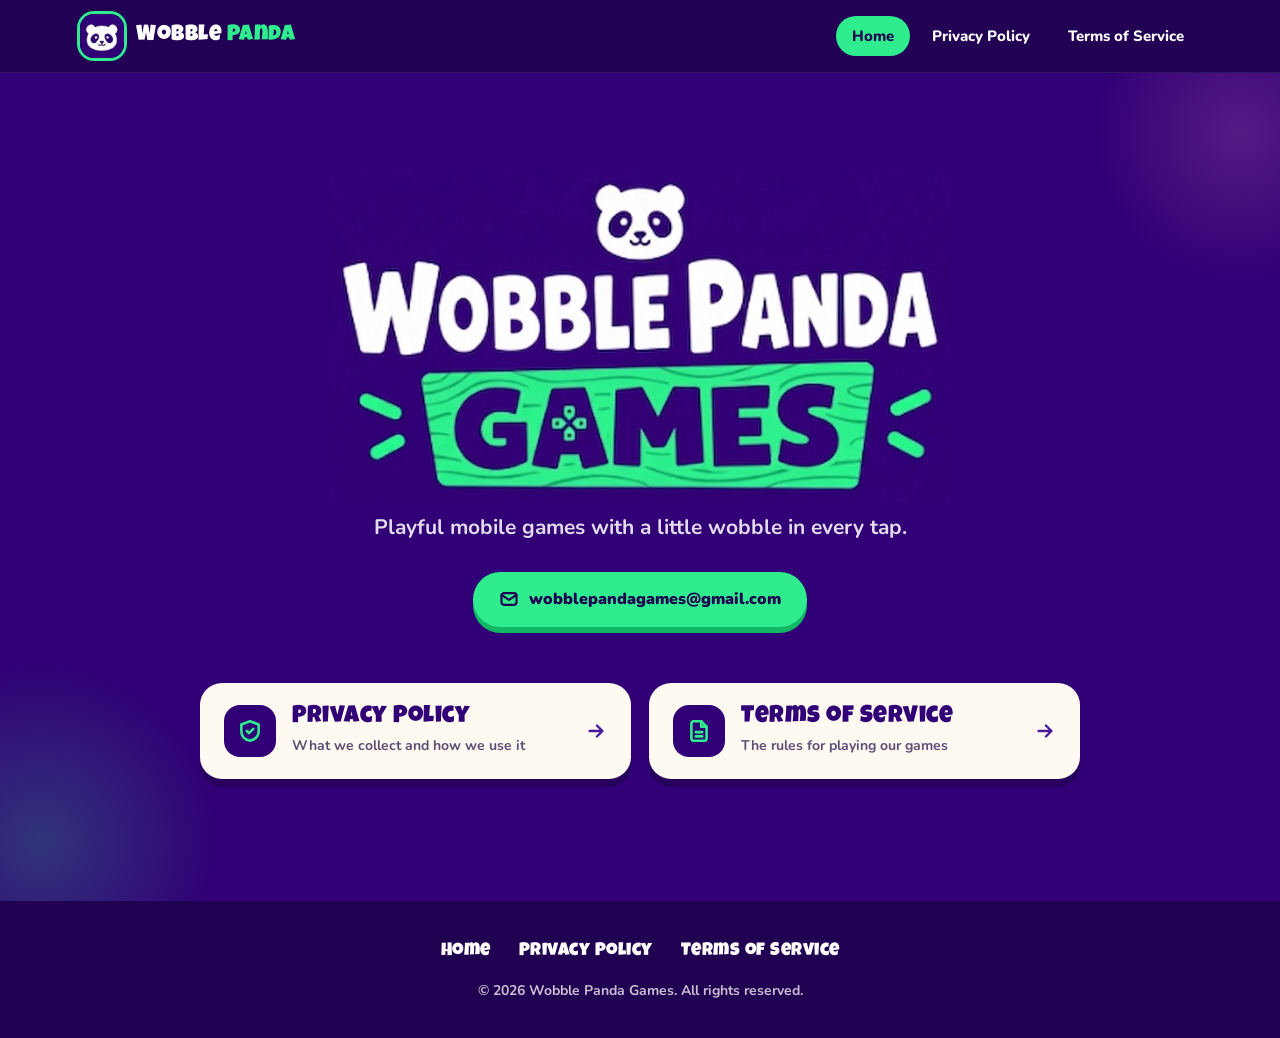
<file: index.html>
<!doctype html>
<html lang="en">
<head>
  <meta charset="utf-8">
  <meta name="viewport" content="width=device-width, initial-scale=1">
  <title>Wobble Panda Games</title>
  <meta name="description" content="Wobble Panda Games makes playful mobile games. Contact us and read our Privacy Policy and Terms of Service.">
  <meta name="theme-color" content="#310076">
  <meta property="og:site_name" content="Wobble Panda Games">
  <meta property="og:title" content="Wobble Panda Games">
  <meta property="og:description" content="Wobble Panda Games makes playful mobile games. Contact us and read our Privacy Policy and Terms of Service.">
  <meta property="og:image" content="assets/wobble-panda-games-logo.jpg">
  <link rel="icon" type="image/png" href="favicon.png">
  <link rel="apple-touch-icon" href="apple-touch-icon.png">
  <link rel="preconnect" href="https://fonts.googleapis.com">
  <link rel="preconnect" href="https://fonts.gstatic.com" crossorigin>
  <link href="https://fonts.googleapis.com/css2?family=Luckiest+Guy&family=Nunito:wght@400;700;800;900&display=swap" rel="stylesheet">
  <link rel="stylesheet" href="assets/site.css">
</head>
<body>
  <header class="site-header">
    <div class="site-header__inner">
      <a class="brand" href="index.html" aria-label="Wobble Panda Games home">
        <img src="assets/panda-icon.png" alt="" width="44" height="44">
        <span>Wobble <b>Panda</b></span>
      </a>
      <nav class="nav" aria-label="Primary navigation">
        <a href="index.html" aria-current="page">Home</a>
        <a href="privacy-policy.html">Privacy Policy</a>
        <a href="terms-of-service.html">Terms of Service</a>
      </nav>
    </div>
  </header>

  <main class="hero">
    <div class="hero__inner">
      <img class="hero__logo" src="assets/wordmark.jpg" alt="Wobble Panda Games" width="944" height="503">
      <p class="hero__tagline">Playful mobile games with a little wobble in every tap.</p>
      <a class="hero__cta" href="mailto:wobblepandagames@gmail.com"><svg width="20" height="20" viewBox="0 0 24 24" fill="none" stroke="currentColor" stroke-width="2.6" stroke-linecap="round" stroke-linejoin="round" aria-hidden="true"><rect x="3" y="5" width="18" height="14" rx="3"/><path d="M3 7l9 6 9-6"/></svg><span>wobblepandagames@gmail.com</span></a>
      <nav class="cards" aria-label="Legal pages">
        <a class="card" href="privacy-policy.html">
          <span class="card__icon"><svg width="26" height="26" viewBox="0 0 24 24" fill="none" stroke="currentColor" stroke-width="2.4" stroke-linecap="round" stroke-linejoin="round" aria-hidden="true"><path d="M12 3l8 3v6c0 5-3.5 8-8 9-4.5-1-8-4-8-9V6z"/><path d="M9 12l2 2 4-4"/></svg></span>
          <span>
            <span class="card__title">Privacy Policy</span>
            <span class="card__text">What we collect and how we use it</span>
          </span>
          <svg class="card__arrow" width="22" height="22" viewBox="0 0 24 24" fill="none" stroke="currentColor" stroke-width="2.6" stroke-linecap="round" stroke-linejoin="round" aria-hidden="true"><path d="M5 12h14M13 6l6 6-6 6"/></svg>
        </a>
        <a class="card" href="terms-of-service.html">
          <span class="card__icon"><svg width="26" height="26" viewBox="0 0 24 24" fill="none" stroke="currentColor" stroke-width="2.4" stroke-linecap="round" stroke-linejoin="round" aria-hidden="true"><path d="M14 3H7a2 2 0 0 0-2 2v14a2 2 0 0 0 2 2h10a2 2 0 0 0 2-2V8z"/><path d="M14 3v5h5M9 13h6M9 17h6"/></svg></span>
          <span>
            <span class="card__title">Terms of Service</span>
            <span class="card__text">The rules for playing our games</span>
          </span>
          <svg class="card__arrow" width="22" height="22" viewBox="0 0 24 24" fill="none" stroke="currentColor" stroke-width="2.6" stroke-linecap="round" stroke-linejoin="round" aria-hidden="true"><path d="M5 12h14M13 6l6 6-6 6"/></svg>
        </a>
      </nav>
    </div>
  </main>

  <footer class="site-footer">
    <nav aria-label="Footer links">
      <a href="index.html">Home</a>
      <a href="privacy-policy.html">Privacy Policy</a>
      <a href="terms-of-service.html">Terms of Service</a>
    </nav>
    <p>&copy; 2026 Wobble Panda Games. All rights reserved.</p>
  </footer>
</body>
</html>
</file>
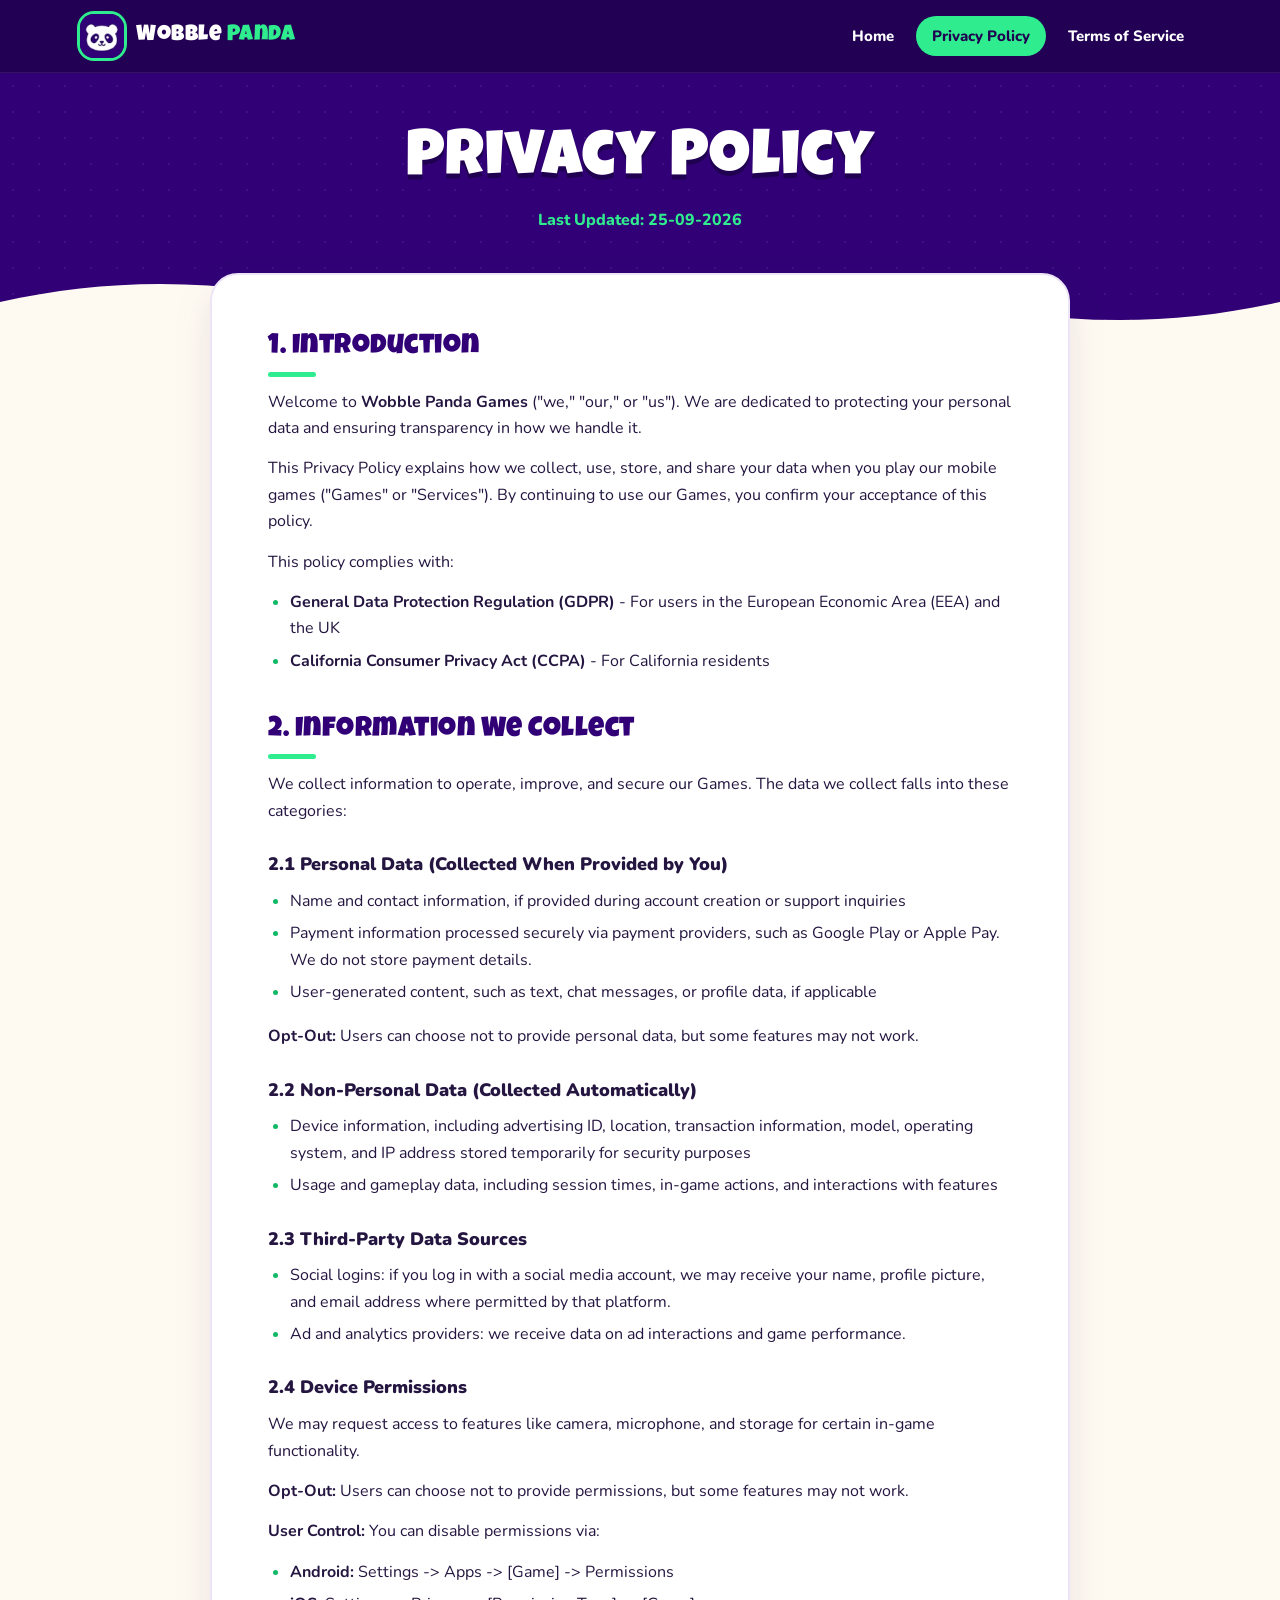
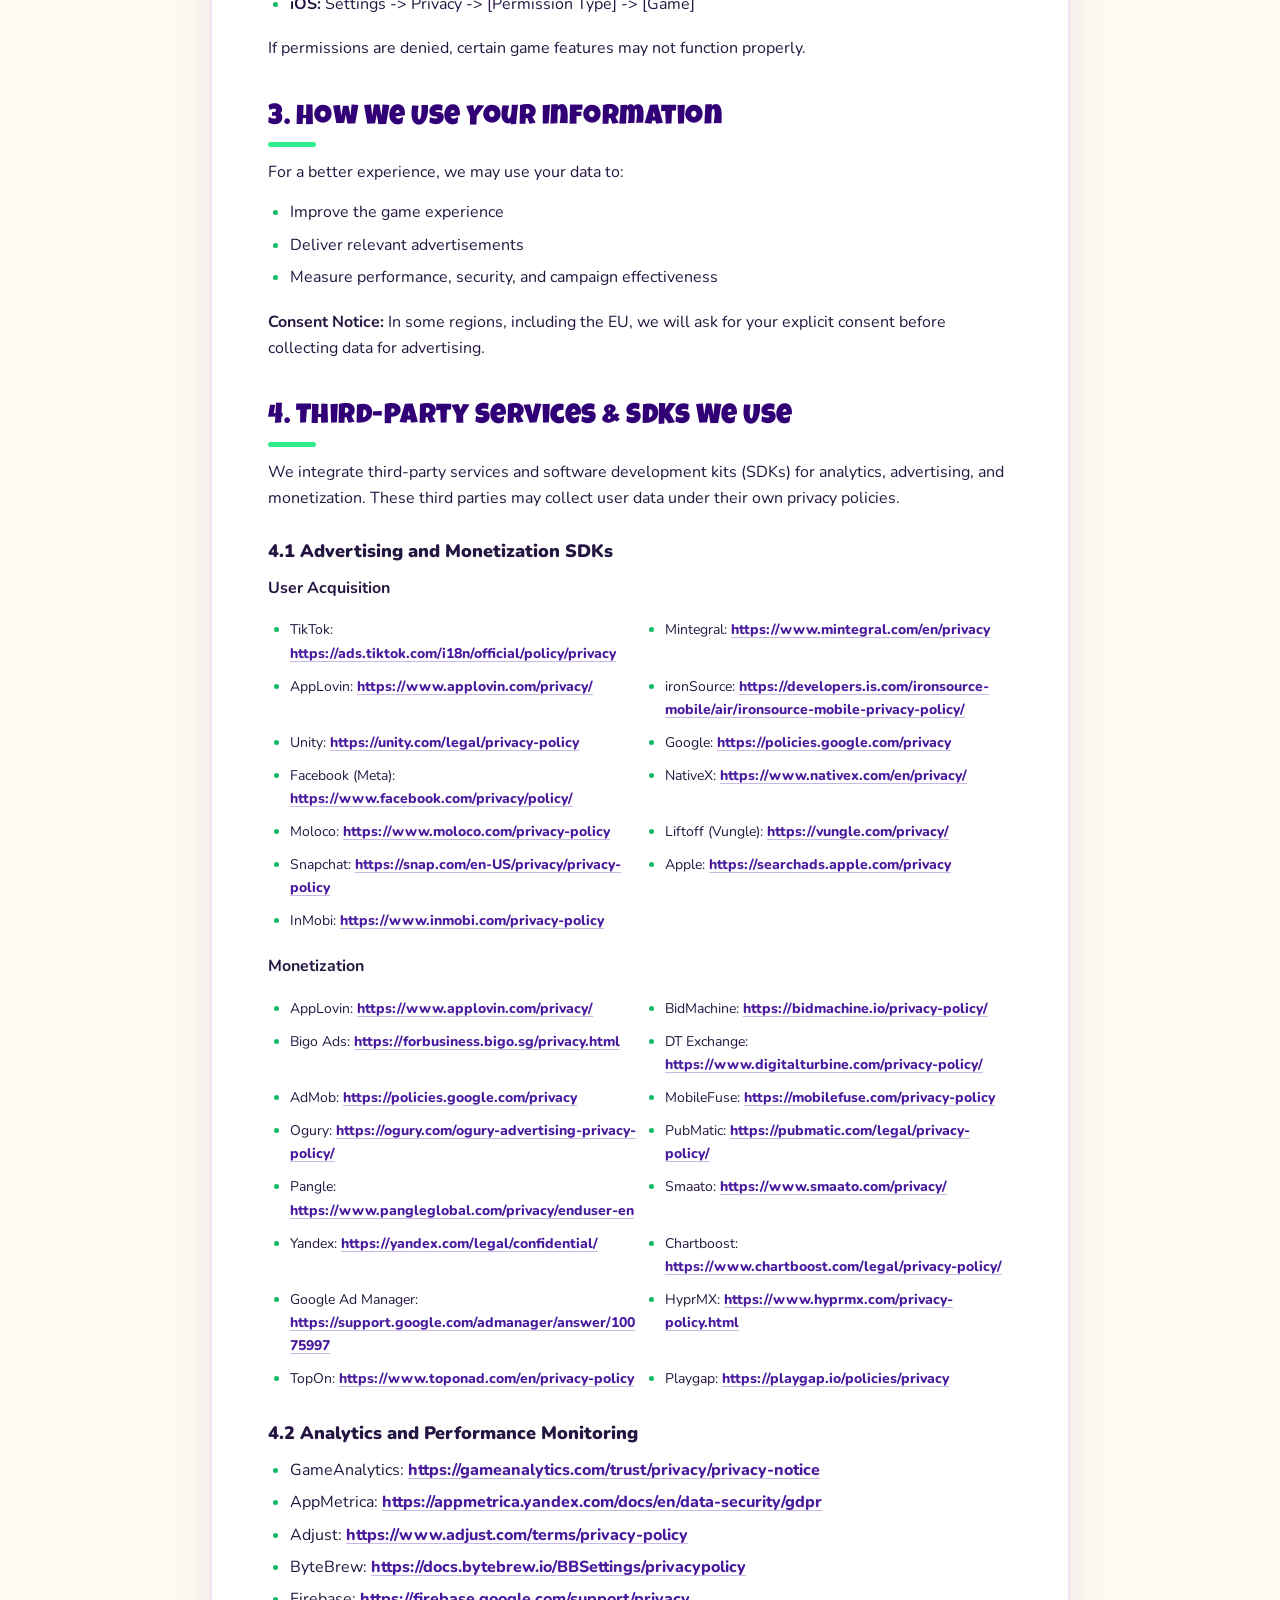
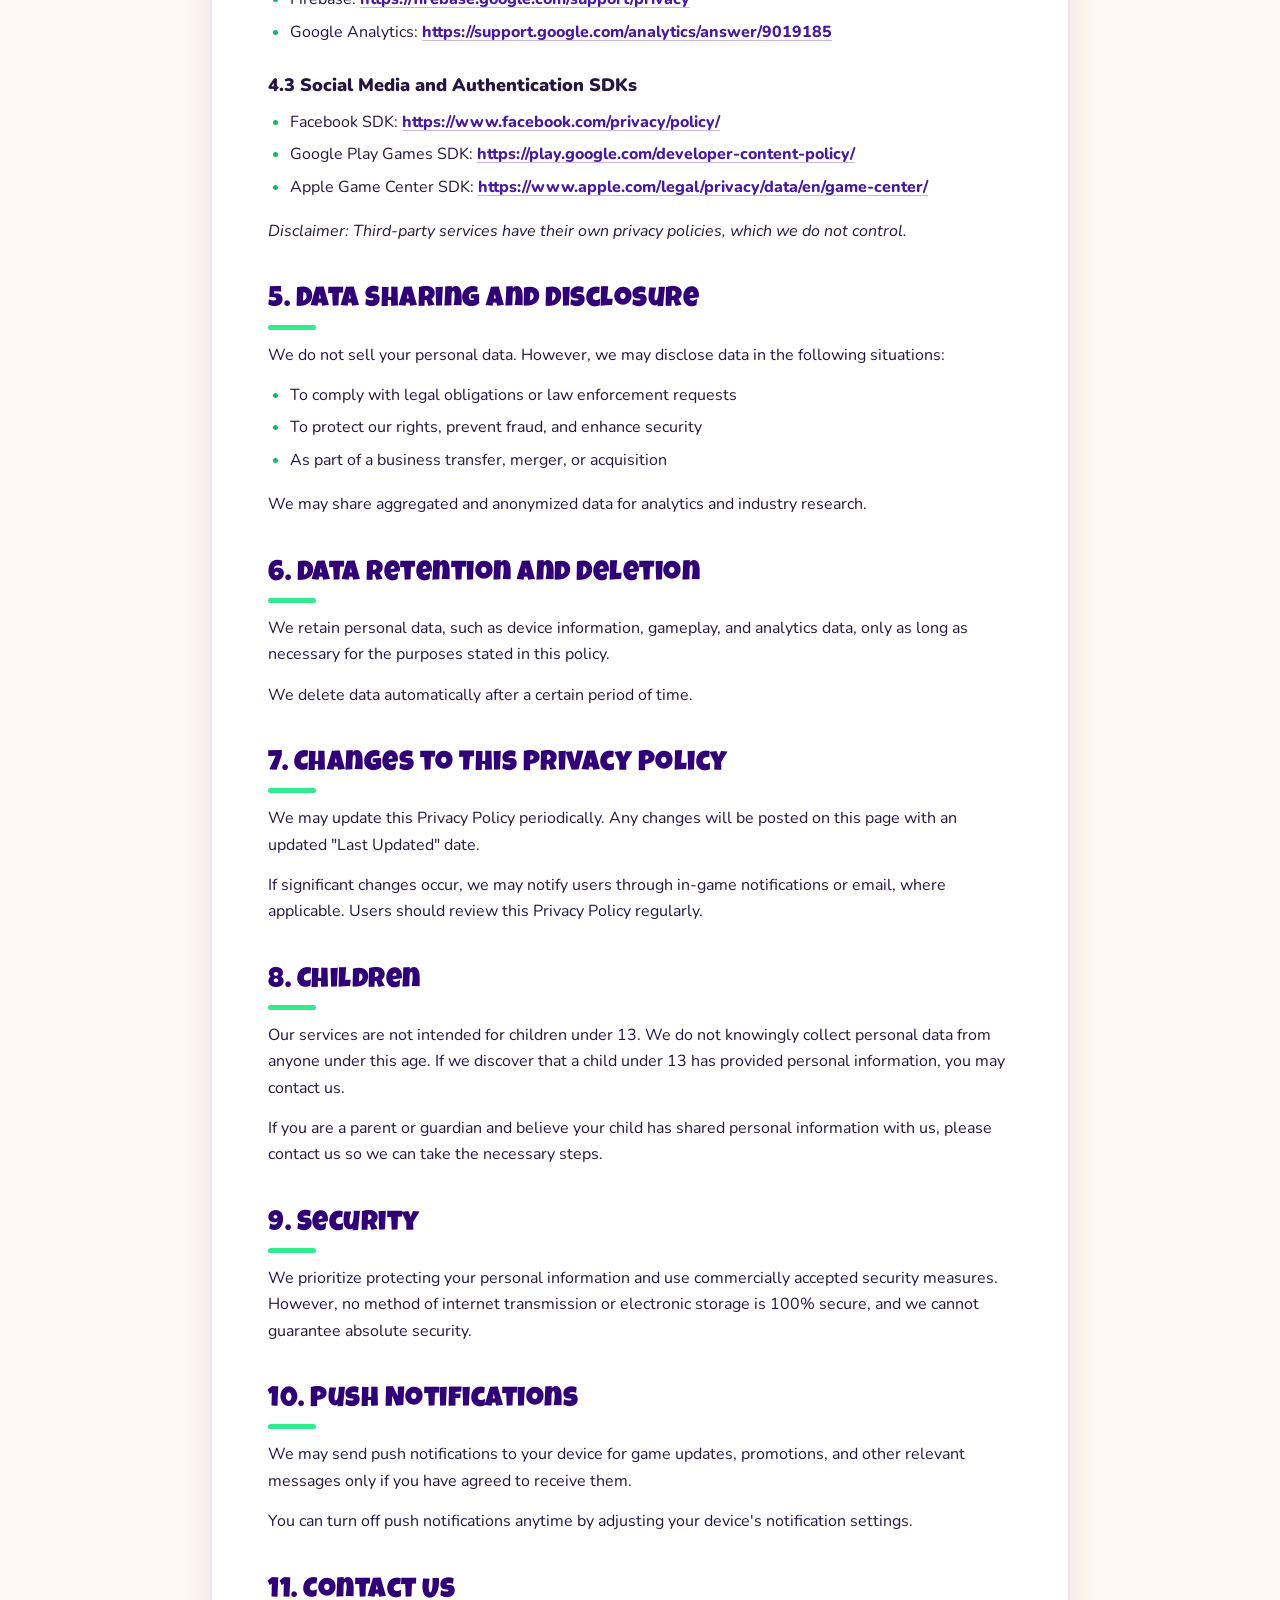
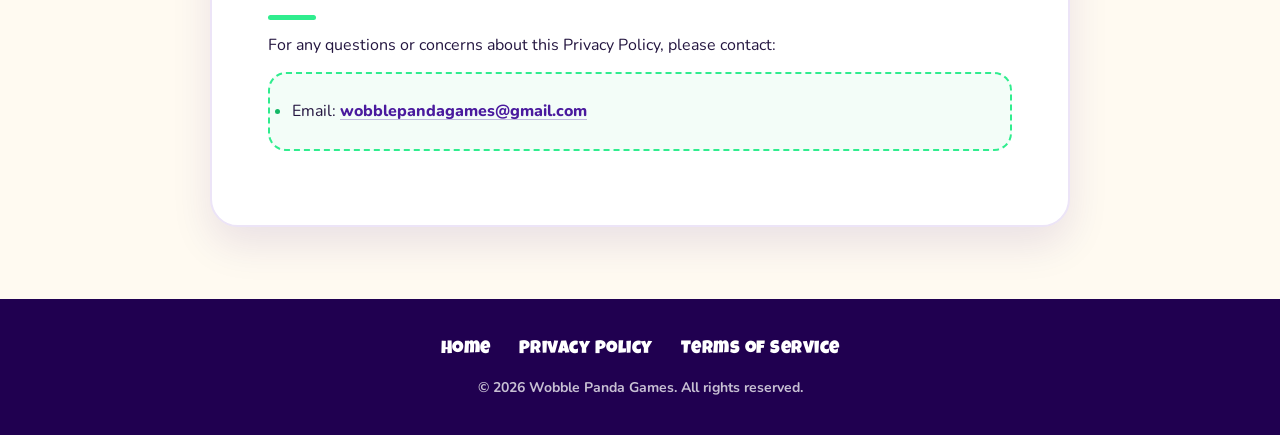
<file: privacy-policy.html>
<!doctype html>
<html lang="en">
<head>
  <meta charset="utf-8">
  <meta name="viewport" content="width=device-width, initial-scale=1">
  <title>Privacy Policy | Wobble Panda Games</title>
  <meta name="description" content="How Wobble Panda Games collects, uses, and protects your data.">
  <meta name="theme-color" content="#310076">
  <meta property="og:site_name" content="Wobble Panda Games">
  <meta property="og:title" content="Privacy Policy | Wobble Panda Games">
  <meta property="og:description" content="How Wobble Panda Games collects, uses, and protects your data.">
  <meta property="og:image" content="assets/wobble-panda-games-logo.jpg">
  <link rel="icon" type="image/png" href="favicon.png">
  <link rel="apple-touch-icon" href="apple-touch-icon.png">
  <link rel="preconnect" href="https://fonts.googleapis.com">
  <link rel="preconnect" href="https://fonts.gstatic.com" crossorigin>
  <link href="https://fonts.googleapis.com/css2?family=Luckiest+Guy&family=Nunito:wght@400;700;800;900&display=swap" rel="stylesheet">
  <link rel="stylesheet" href="assets/site.css">
</head>
<body>
  <header class="site-header">
    <div class="site-header__inner">
      <a class="brand" href="index.html" aria-label="Wobble Panda Games home">
        <img src="assets/panda-icon.png" alt="" width="44" height="44">
        <span>Wobble <b>Panda</b></span>
      </a>
      <nav class="nav" aria-label="Primary navigation">
        <a href="index.html">Home</a>
        <a href="privacy-policy.html" aria-current="page">Privacy Policy</a>
        <a href="terms-of-service.html">Terms of Service</a>
      </nav>
    </div>
  </header>

  <section class="page-hero">
    <h1>Privacy Policy</h1>
    <p>Last Updated: 25-09-2026</p>
      <svg class="page-hero__wave" viewBox="0 0 1440 56" preserveAspectRatio="none" aria-hidden="true"><path fill="currentColor" d="M0 28c120-24 240-24 360 0s240 24 360 0 240-24 360 0 240 24 360 0v28H0z"/></svg>
  </section>

  <main class="legal">
    <article class="legal__card">
        <h2>1. Introduction</h2>
        <p>Welcome to <strong>Wobble Panda Games</strong> ("we," "our," or "us"). We are dedicated to protecting your personal data and ensuring transparency in how we handle it.</p>
        <p>This Privacy Policy explains how we collect, use, store, and share your data when you play our mobile games ("Games" or "Services"). By continuing to use our Games, you confirm your acceptance of this policy.</p>
        <p>This policy complies with:</p>
        <ul>
          <li><strong>General Data Protection Regulation (GDPR)</strong> - For users in the European Economic Area (EEA) and the UK</li>
          <li><strong>California Consumer Privacy Act (CCPA)</strong> - For California residents</li>
        </ul>

        <h2>2. Information We Collect</h2>
        <p>We collect information to operate, improve, and secure our Games. The data we collect falls into these categories:</p>

        <h3>2.1 Personal Data (Collected When Provided by You)</h3>
        <ul>
          <li>Name and contact information, if provided during account creation or support inquiries</li>
          <li>Payment information processed securely via payment providers, such as Google Play or Apple Pay. We do not store payment details.</li>
          <li>User-generated content, such as text, chat messages, or profile data, if applicable</li>
        </ul>
        <p><strong>Opt-Out:</strong> Users can choose not to provide personal data, but some features may not work.</p>

        <h3>2.2 Non-Personal Data (Collected Automatically)</h3>
        <ul>
          <li>Device information, including advertising ID, location, transaction information, model, operating system, and IP address stored temporarily for security purposes</li>
          <li>Usage and gameplay data, including session times, in-game actions, and interactions with features</li>
        </ul>

        <h3>2.3 Third-Party Data Sources</h3>
        <ul>
          <li>Social logins: if you log in with a social media account, we may receive your name, profile picture, and email address where permitted by that platform.</li>
          <li>Ad and analytics providers: we receive data on ad interactions and game performance.</li>
        </ul>

        <h3>2.4 Device Permissions</h3>
        <p>We may request access to features like camera, microphone, and storage for certain in-game functionality.</p>
        <p><strong>Opt-Out:</strong> Users can choose not to provide permissions, but some features may not work.</p>
        <p><strong>User Control:</strong> You can disable permissions via:</p>
        <ul>
          <li><strong>Android:</strong> Settings -> Apps -> [Game] -> Permissions</li>
          <li><strong>iOS:</strong> Settings -> Privacy -> [Permission Type] -> [Game]</li>
        </ul>
        <p>If permissions are denied, certain game features may not function properly.</p>

        <h2>3. How We Use Your Information</h2>
        <p>For a better experience, we may use your data to:</p>
        <ul>
          <li>Improve the game experience</li>
          <li>Deliver relevant advertisements</li>
          <li>Measure performance, security, and campaign effectiveness</li>
        </ul>
        <p><strong>Consent Notice:</strong> In some regions, including the EU, we will ask for your explicit consent before collecting data for advertising.</p>

        <h2>4. Third-Party Services &amp; SDKs We Use</h2>
        <p>We integrate third-party services and software development kits (SDKs) for analytics, advertising, and monetization. These third parties may collect user data under their own privacy policies.</p>

        <h3>4.1 Advertising and Monetization SDKs</h3>
        <p><strong>User Acquisition</strong></p>
        <ul class="sdk-list">
          <li>TikTok: <a href="https://ads.tiktok.com/i18n/official/policy/privacy">https://ads.tiktok.com/i18n/official/policy/privacy</a></li>
          <li>Mintegral: <a href="https://www.mintegral.com/en/privacy">https://www.mintegral.com/en/privacy</a></li>
          <li>AppLovin: <a href="https://www.applovin.com/privacy/">https://www.applovin.com/privacy/</a></li>
          <li>ironSource: <a href="https://developers.is.com/ironsource-mobile/air/ironsource-mobile-privacy-policy/">https://developers.is.com/ironsource-mobile/air/ironsource-mobile-privacy-policy/</a></li>
          <li>Unity: <a href="https://unity.com/legal/privacy-policy">https://unity.com/legal/privacy-policy</a></li>
          <li>Google: <a href="https://policies.google.com/privacy">https://policies.google.com/privacy</a></li>
          <li>Facebook (Meta): <a href="https://www.facebook.com/privacy/policy/">https://www.facebook.com/privacy/policy/</a></li>
          <li>NativeX: <a href="https://www.nativex.com/en/privacy/">https://www.nativex.com/en/privacy/</a></li>
          <li>Moloco: <a href="https://www.moloco.com/privacy-policy">https://www.moloco.com/privacy-policy</a></li>
          <li>Liftoff (Vungle): <a href="https://vungle.com/privacy/">https://vungle.com/privacy/</a></li>
          <li>Snapchat: <a href="https://snap.com/en-US/privacy/privacy-policy">https://snap.com/en-US/privacy/privacy-policy</a></li>
          <li>Apple: <a href="https://searchads.apple.com/privacy">https://searchads.apple.com/privacy</a></li>
          <li>InMobi: <a href="https://www.inmobi.com/privacy-policy">https://www.inmobi.com/privacy-policy</a></li>
        </ul>

        <p><strong>Monetization</strong></p>
        <ul class="sdk-list">
          <li>AppLovin: <a href="https://www.applovin.com/privacy/">https://www.applovin.com/privacy/</a></li>
          <li>BidMachine: <a href="https://bidmachine.io/privacy-policy/">https://bidmachine.io/privacy-policy/</a></li>
          <li>Bigo Ads: <a href="https://forbusiness.bigo.sg/privacy.html">https://forbusiness.bigo.sg/privacy.html</a></li>
          <li>DT Exchange: <a href="https://www.digitalturbine.com/privacy-policy/">https://www.digitalturbine.com/privacy-policy/</a></li>
          <li>AdMob: <a href="https://policies.google.com/privacy">https://policies.google.com/privacy</a></li>
          <li>MobileFuse: <a href="https://mobilefuse.com/privacy-policy">https://mobilefuse.com/privacy-policy</a></li>
          <li>Ogury: <a href="https://ogury.com/ogury-advertising-privacy-policy/">https://ogury.com/ogury-advertising-privacy-policy/</a></li>
          <li>PubMatic: <a href="https://pubmatic.com/legal/privacy-policy/">https://pubmatic.com/legal/privacy-policy/</a></li>
          <li>Pangle: <a href="https://www.pangleglobal.com/privacy/enduser-en">https://www.pangleglobal.com/privacy/enduser-en</a></li>
          <li>Smaato: <a href="https://www.smaato.com/privacy/">https://www.smaato.com/privacy/</a></li>
          <li>Yandex: <a href="https://yandex.com/legal/confidential/">https://yandex.com/legal/confidential/</a></li>
          <li>Chartboost: <a href="https://www.chartboost.com/legal/privacy-policy/">https://www.chartboost.com/legal/privacy-policy/</a></li>
          <li>Google Ad Manager: <a href="https://support.google.com/admanager/answer/10075997">https://support.google.com/admanager/answer/10075997</a></li>
          <li>HyprMX: <a href="https://www.hyprmx.com/privacy-policy.html">https://www.hyprmx.com/privacy-policy.html</a></li>
          <li>TopOn: <a href="https://www.toponad.com/en/privacy-policy">https://www.toponad.com/en/privacy-policy</a></li>
          <li>Playgap: <a href="https://playgap.io/policies/privacy">https://playgap.io/policies/privacy</a></li>
        </ul>

        <h3>4.2 Analytics and Performance Monitoring</h3>
        <ul>
          <li>GameAnalytics: <a href="https://gameanalytics.com/trust/privacy/privacy-notice">https://gameanalytics.com/trust/privacy/privacy-notice</a></li>
          <li>AppMetrica: <a href="https://appmetrica.yandex.com/docs/en/data-security/gdpr">https://appmetrica.yandex.com/docs/en/data-security/gdpr</a></li>
          <li>Adjust: <a href="https://www.adjust.com/terms/privacy-policy">https://www.adjust.com/terms/privacy-policy</a></li>
          <li>ByteBrew: <a href="https://docs.bytebrew.io/BBSettings/privacypolicy">https://docs.bytebrew.io/BBSettings/privacypolicy</a></li>
          <li>Firebase: <a href="https://firebase.google.com/support/privacy">https://firebase.google.com/support/privacy</a></li>
          <li>Google Analytics: <a href="https://support.google.com/analytics/answer/9019185">https://support.google.com/analytics/answer/9019185</a></li>
        </ul>

        <h3>4.3 Social Media and Authentication SDKs</h3>
        <ul>
          <li>Facebook SDK: <a href="https://www.facebook.com/privacy/policy/">https://www.facebook.com/privacy/policy/</a></li>
          <li>Google Play Games SDK: <a href="https://play.google.com/developer-content-policy/">https://play.google.com/developer-content-policy/</a></li>
          <li>Apple Game Center SDK: <a href="https://www.apple.com/legal/privacy/data/en/game-center/">https://www.apple.com/legal/privacy/data/en/game-center/</a></li>
        </ul>
        <p><em>Disclaimer: Third-party services have their own privacy policies, which we do not control.</em></p>

        <h2>5. Data Sharing and Disclosure</h2>
        <p>We do not sell your personal data. However, we may disclose data in the following situations:</p>
        <ul>
          <li>To comply with legal obligations or law enforcement requests</li>
          <li>To protect our rights, prevent fraud, and enhance security</li>
          <li>As part of a business transfer, merger, or acquisition</li>
        </ul>
        <p>We may share aggregated and anonymized data for analytics and industry research.</p>

        <h2>6. Data Retention and Deletion</h2>
        <p>We retain personal data, such as device information, gameplay, and analytics data, only as long as necessary for the purposes stated in this policy.</p>
        <p>We delete data automatically after a certain period of time.</p>

        <h2>7. Changes to This Privacy Policy</h2>
        <p>We may update this Privacy Policy periodically. Any changes will be posted on this page with an updated "Last Updated" date.</p>
        <p>If significant changes occur, we may notify users through in-game notifications or email, where applicable. Users should review this Privacy Policy regularly.</p>

        <h2>8. Children</h2>
        <p>Our services are not intended for children under 13. We do not knowingly collect personal data from anyone under this age. If we discover that a child under 13 has provided personal information, you may contact us.</p>
        <p>If you are a parent or guardian and believe your child has shared personal information with us, please contact us so we can take the necessary steps.</p>

        <h2>9. Security</h2>
        <p>We prioritize protecting your personal information and use commercially accepted security measures. However, no method of internet transmission or electronic storage is 100% secure, and we cannot guarantee absolute security.</p>

        <h2>10. Push Notifications</h2>
        <p>We may send push notifications to your device for game updates, promotions, and other relevant messages only if you have agreed to receive them.</p>
        <p>You can turn off push notifications anytime by adjusting your device's notification settings.</p>

        <h2>11. Contact Us</h2>
        <p>For any questions or concerns about this Privacy Policy, please contact:</p>
        <ul class="contact-box">
          <li>Email: <a href="mailto:wobblepandagames@gmail.com">wobblepandagames@gmail.com</a></li>
        </ul>

    </article>
  </main>

  <footer class="site-footer">
    <nav aria-label="Footer links">
      <a href="index.html">Home</a>
      <a href="privacy-policy.html">Privacy Policy</a>
      <a href="terms-of-service.html">Terms of Service</a>
    </nav>
    <p>&copy; 2026 Wobble Panda Games. All rights reserved.</p>
  </footer>
</body>
</html>
</file>
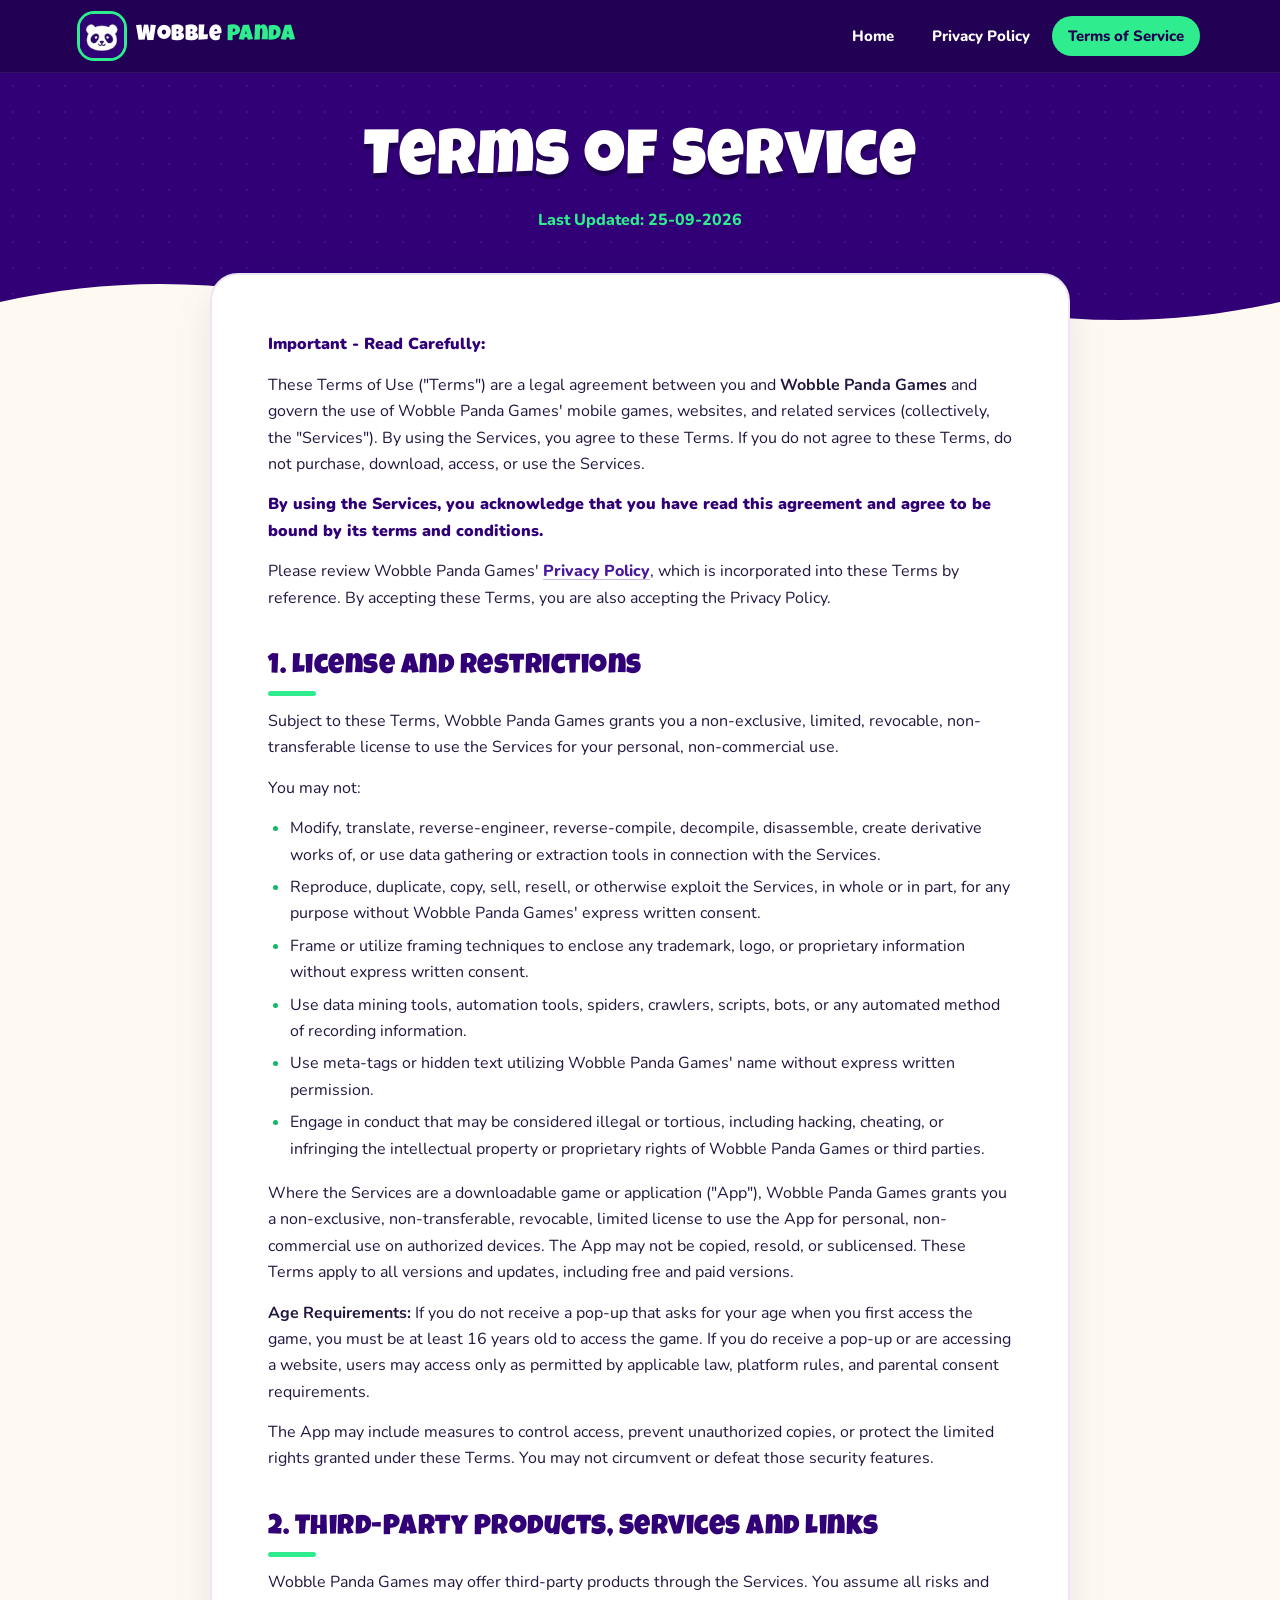
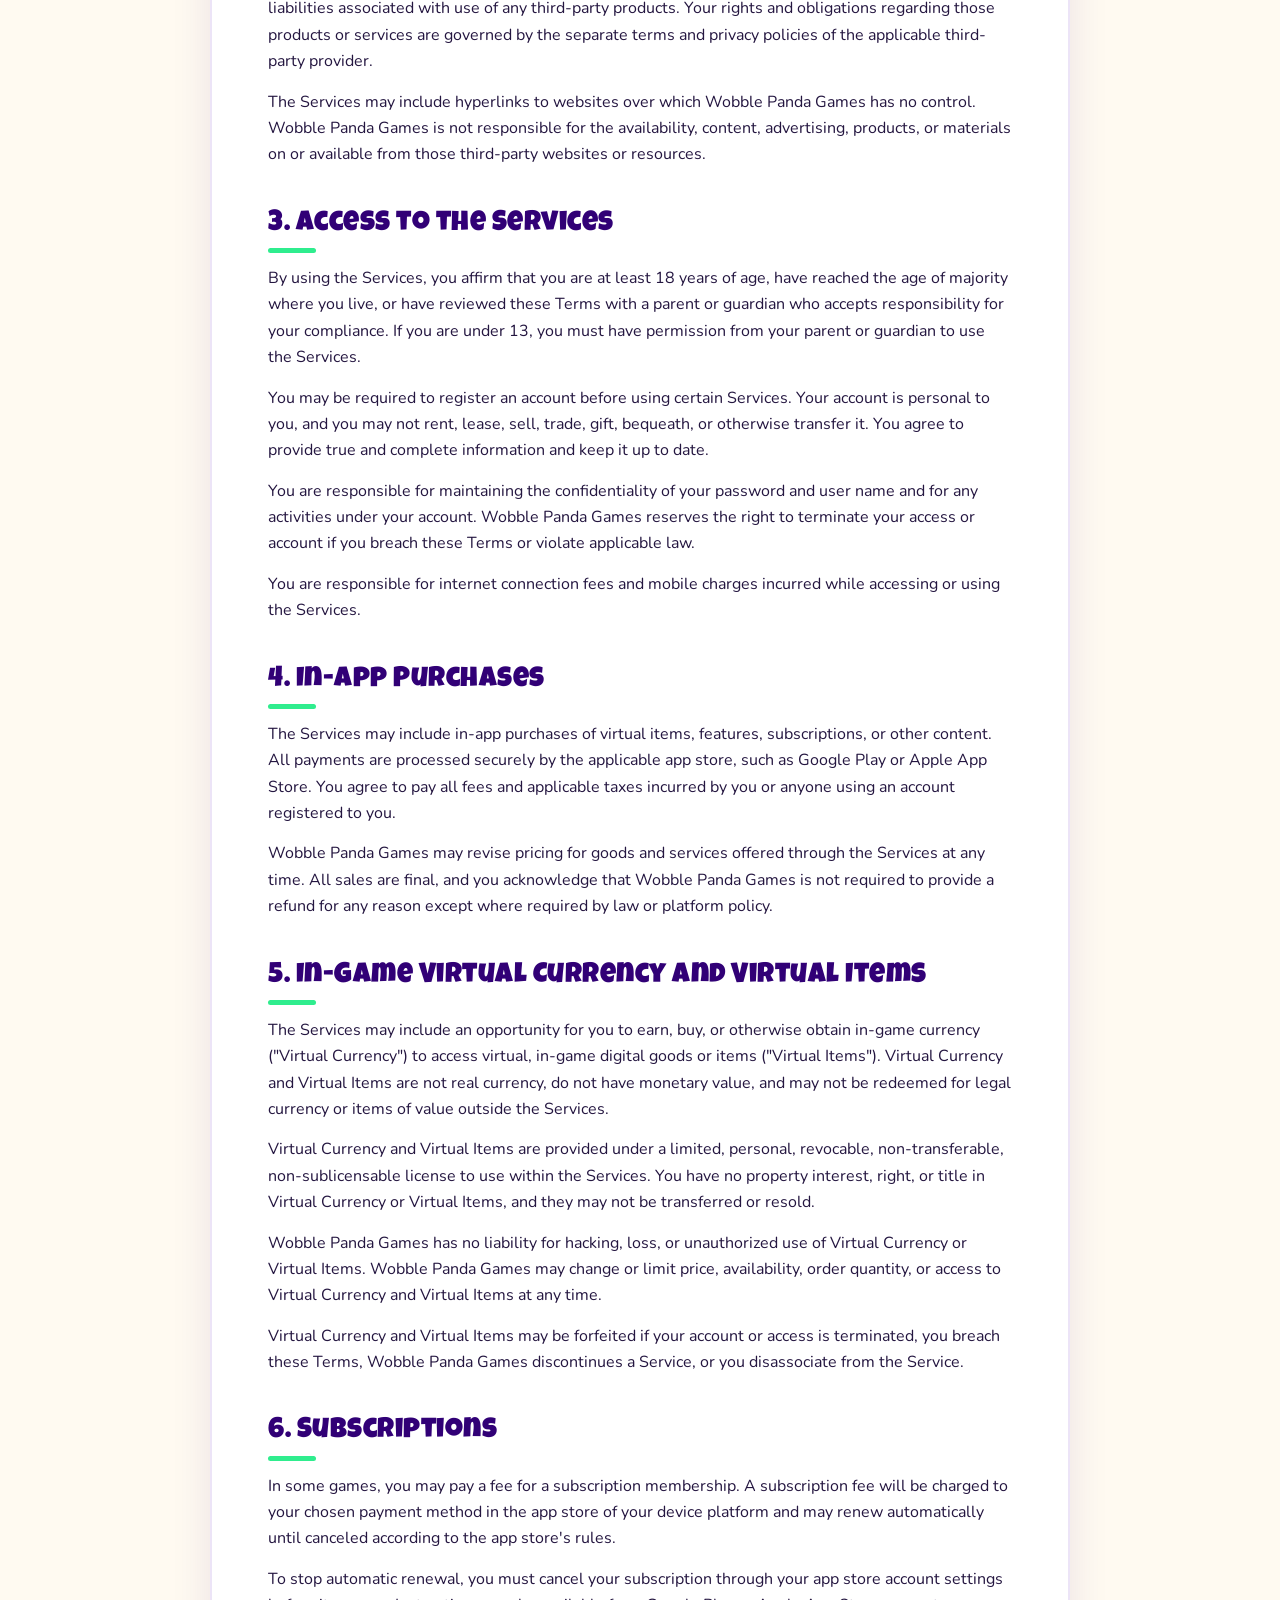
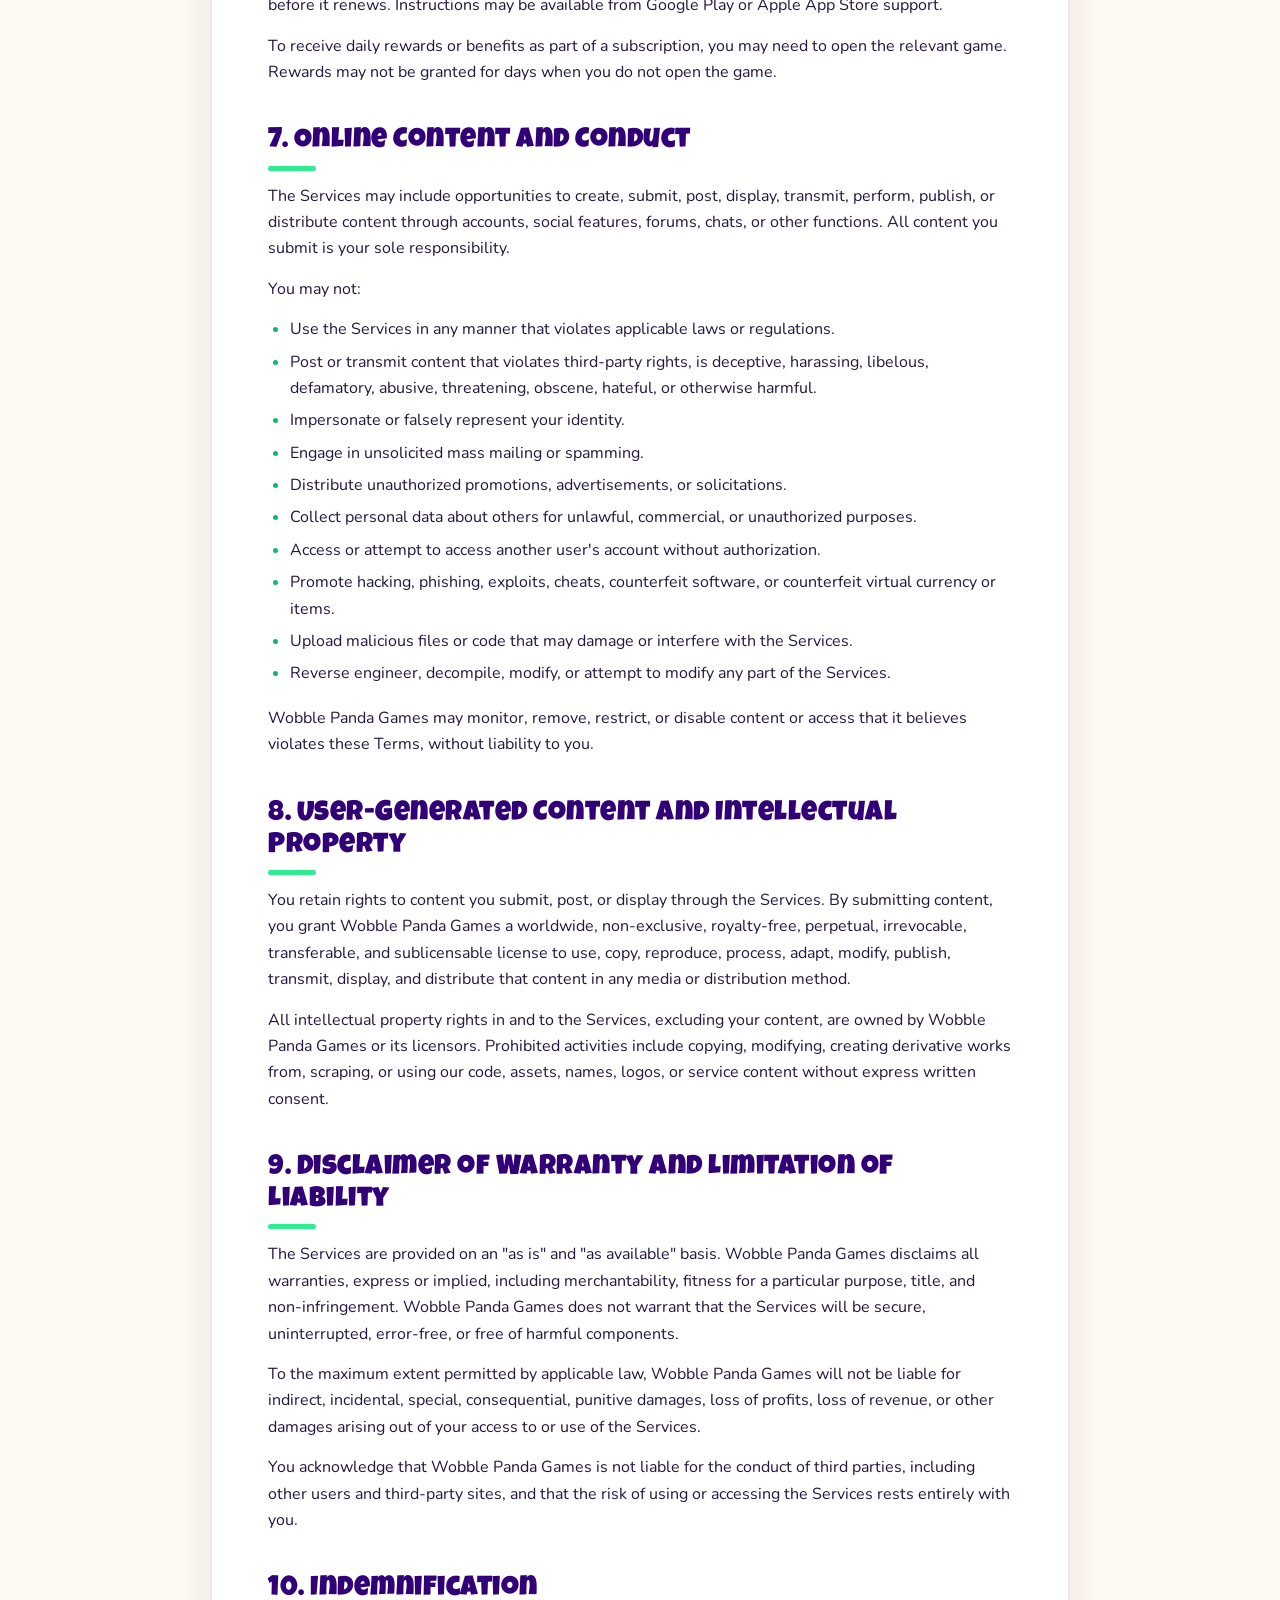
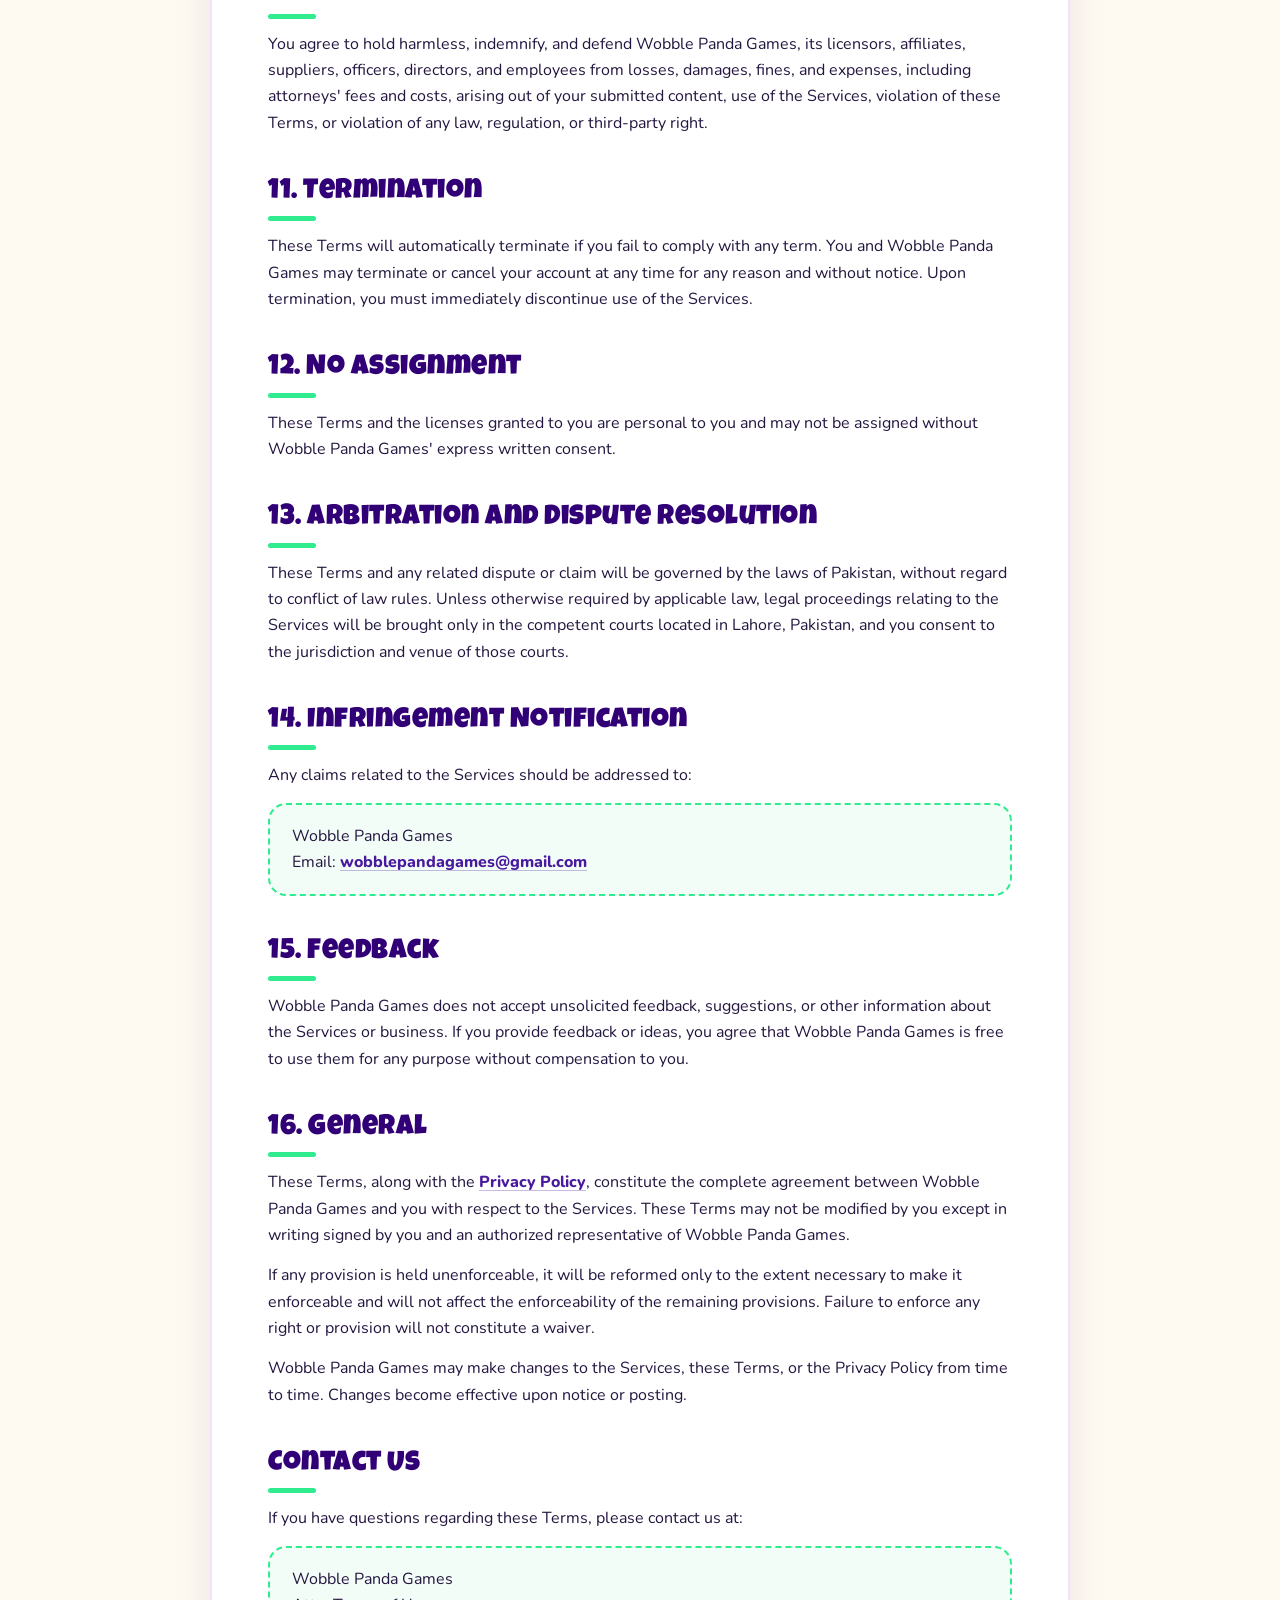
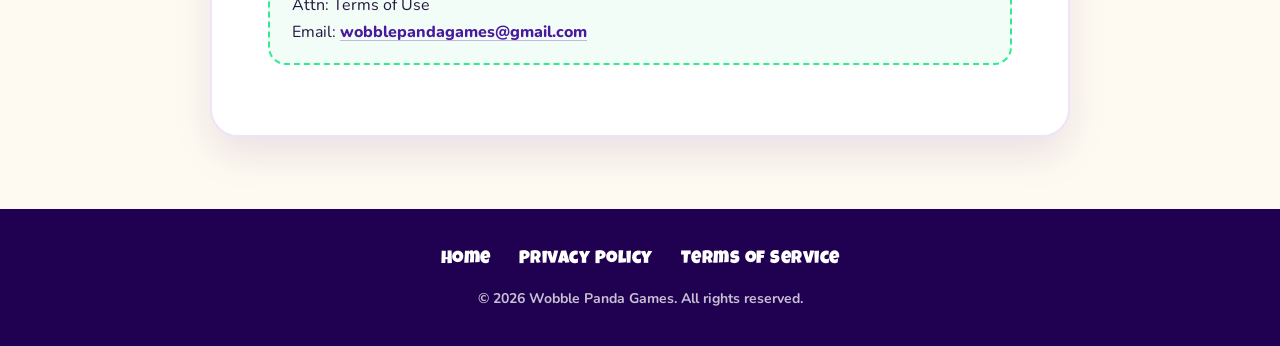
<file: terms-of-service.html>
<!doctype html>
<html lang="en">
<head>
  <meta charset="utf-8">
  <meta name="viewport" content="width=device-width, initial-scale=1">
  <title>Terms of Service | Wobble Panda Games</title>
  <meta name="description" content="The terms that govern your use of Wobble Panda Games games and services.">
  <meta name="theme-color" content="#310076">
  <meta property="og:site_name" content="Wobble Panda Games">
  <meta property="og:title" content="Terms of Service | Wobble Panda Games">
  <meta property="og:description" content="The terms that govern your use of Wobble Panda Games games and services.">
  <meta property="og:image" content="assets/wobble-panda-games-logo.jpg">
  <link rel="icon" type="image/png" href="favicon.png">
  <link rel="apple-touch-icon" href="apple-touch-icon.png">
  <link rel="preconnect" href="https://fonts.googleapis.com">
  <link rel="preconnect" href="https://fonts.gstatic.com" crossorigin>
  <link href="https://fonts.googleapis.com/css2?family=Luckiest+Guy&family=Nunito:wght@400;700;800;900&display=swap" rel="stylesheet">
  <link rel="stylesheet" href="assets/site.css">
</head>
<body>
  <header class="site-header">
    <div class="site-header__inner">
      <a class="brand" href="index.html" aria-label="Wobble Panda Games home">
        <img src="assets/panda-icon.png" alt="" width="44" height="44">
        <span>Wobble <b>Panda</b></span>
      </a>
      <nav class="nav" aria-label="Primary navigation">
        <a href="index.html">Home</a>
        <a href="privacy-policy.html">Privacy Policy</a>
        <a href="terms-of-service.html" aria-current="page">Terms of Service</a>
      </nav>
    </div>
  </header>

  <section class="page-hero">
    <h1>Terms of Service</h1>
    <p>Last Updated: 25-09-2026</p>
      <svg class="page-hero__wave" viewBox="0 0 1440 56" preserveAspectRatio="none" aria-hidden="true"><path fill="currentColor" d="M0 28c120-24 240-24 360 0s240 24 360 0 240-24 360 0 240 24 360 0v28H0z"/></svg>
  </section>

  <main class="legal">
    <article class="legal__card">
        <p class="lead">Important - Read Carefully:</p>
        <p>These Terms of Use ("Terms") are a legal agreement between you and <strong>Wobble Panda Games</strong> and govern the use of Wobble Panda Games' mobile games, websites, and related services (collectively, the "Services"). By using the Services, you agree to these Terms. If you do not agree to these Terms, do not purchase, download, access, or use the Services.</p>
        <p class="lead">By using the Services, you acknowledge that you have read this agreement and agree to be bound by its terms and conditions.</p>
        <p>Please review Wobble Panda Games' <a href="privacy-policy.html">Privacy Policy</a>, which is incorporated into these Terms by reference. By accepting these Terms, you are also accepting the Privacy Policy.</p>

        <h2>1. License and Restrictions</h2>
        <p>Subject to these Terms, Wobble Panda Games grants you a non-exclusive, limited, revocable, non-transferable license to use the Services for your personal, non-commercial use.</p>
        <p>You may not:</p>
        <ul>
          <li>Modify, translate, reverse-engineer, reverse-compile, decompile, disassemble, create derivative works of, or use data gathering or extraction tools in connection with the Services.</li>
          <li>Reproduce, duplicate, copy, sell, resell, or otherwise exploit the Services, in whole or in part, for any purpose without Wobble Panda Games' express written consent.</li>
          <li>Frame or utilize framing techniques to enclose any trademark, logo, or proprietary information without express written consent.</li>
          <li>Use data mining tools, automation tools, spiders, crawlers, scripts, bots, or any automated method of recording information.</li>
          <li>Use meta-tags or hidden text utilizing Wobble Panda Games' name without express written permission.</li>
          <li>Engage in conduct that may be considered illegal or tortious, including hacking, cheating, or infringing the intellectual property or proprietary rights of Wobble Panda Games or third parties.</li>
        </ul>
        <p>Where the Services are a downloadable game or application ("App"), Wobble Panda Games grants you a non-exclusive, non-transferable, revocable, limited license to use the App for personal, non-commercial use on authorized devices. The App may not be copied, resold, or sublicensed. These Terms apply to all versions and updates, including free and paid versions.</p>
        <p><strong>Age Requirements:</strong> If you do not receive a pop-up that asks for your age when you first access the game, you must be at least 16 years old to access the game. If you do receive a pop-up or are accessing a website, users may access only as permitted by applicable law, platform rules, and parental consent requirements.</p>
        <p>The App may include measures to control access, prevent unauthorized copies, or protect the limited rights granted under these Terms. You may not circumvent or defeat those security features.</p>

        <h2>2. Third-Party Products, Services and Links</h2>
        <p>Wobble Panda Games may offer third-party products through the Services. You assume all risks and liabilities associated with use of any third-party products. Your rights and obligations regarding those products or services are governed by the separate terms and privacy policies of the applicable third-party provider.</p>
        <p>The Services may include hyperlinks to websites over which Wobble Panda Games has no control. Wobble Panda Games is not responsible for the availability, content, advertising, products, or materials on or available from those third-party websites or resources.</p>

        <h2>3. Access to the Services</h2>
        <p>By using the Services, you affirm that you are at least 18 years of age, have reached the age of majority where you live, or have reviewed these Terms with a parent or guardian who accepts responsibility for your compliance. If you are under 13, you must have permission from your parent or guardian to use the Services.</p>
        <p>You may be required to register an account before using certain Services. Your account is personal to you, and you may not rent, lease, sell, trade, gift, bequeath, or otherwise transfer it. You agree to provide true and complete information and keep it up to date.</p>
        <p>You are responsible for maintaining the confidentiality of your password and user name and for any activities under your account. Wobble Panda Games reserves the right to terminate your access or account if you breach these Terms or violate applicable law.</p>
        <p>You are responsible for internet connection fees and mobile charges incurred while accessing or using the Services.</p>

        <h2>4. In-App Purchases</h2>
        <p>The Services may include in-app purchases of virtual items, features, subscriptions, or other content. All payments are processed securely by the applicable app store, such as Google Play or Apple App Store. You agree to pay all fees and applicable taxes incurred by you or anyone using an account registered to you.</p>
        <p>Wobble Panda Games may revise pricing for goods and services offered through the Services at any time. All sales are final, and you acknowledge that Wobble Panda Games is not required to provide a refund for any reason except where required by law or platform policy.</p>

        <h2>5. In-Game Virtual Currency and Virtual Items</h2>
        <p>The Services may include an opportunity for you to earn, buy, or otherwise obtain in-game currency ("Virtual Currency") to access virtual, in-game digital goods or items ("Virtual Items"). Virtual Currency and Virtual Items are not real currency, do not have monetary value, and may not be redeemed for legal currency or items of value outside the Services.</p>
        <p>Virtual Currency and Virtual Items are provided under a limited, personal, revocable, non-transferable, non-sublicensable license to use within the Services. You have no property interest, right, or title in Virtual Currency or Virtual Items, and they may not be transferred or resold.</p>
        <p>Wobble Panda Games has no liability for hacking, loss, or unauthorized use of Virtual Currency or Virtual Items. Wobble Panda Games may change or limit price, availability, order quantity, or access to Virtual Currency and Virtual Items at any time.</p>
        <p>Virtual Currency and Virtual Items may be forfeited if your account or access is terminated, you breach these Terms, Wobble Panda Games discontinues a Service, or you disassociate from the Service.</p>

        <h2>6. Subscriptions</h2>
        <p>In some games, you may pay a fee for a subscription membership. A subscription fee will be charged to your chosen payment method in the app store of your device platform and may renew automatically until canceled according to the app store's rules.</p>
        <p>To stop automatic renewal, you must cancel your subscription through your app store account settings before it renews. Instructions may be available from Google Play or Apple App Store support.</p>
        <p>To receive daily rewards or benefits as part of a subscription, you may need to open the relevant game. Rewards may not be granted for days when you do not open the game.</p>

        <h2>7. Online Content and Conduct</h2>
        <p>The Services may include opportunities to create, submit, post, display, transmit, perform, publish, or distribute content through accounts, social features, forums, chats, or other functions. All content you submit is your sole responsibility.</p>
        <p>You may not:</p>
        <ul>
          <li>Use the Services in any manner that violates applicable laws or regulations.</li>
          <li>Post or transmit content that violates third-party rights, is deceptive, harassing, libelous, defamatory, abusive, threatening, obscene, hateful, or otherwise harmful.</li>
          <li>Impersonate or falsely represent your identity.</li>
          <li>Engage in unsolicited mass mailing or spamming.</li>
          <li>Distribute unauthorized promotions, advertisements, or solicitations.</li>
          <li>Collect personal data about others for unlawful, commercial, or unauthorized purposes.</li>
          <li>Access or attempt to access another user's account without authorization.</li>
          <li>Promote hacking, phishing, exploits, cheats, counterfeit software, or counterfeit virtual currency or items.</li>
          <li>Upload malicious files or code that may damage or interfere with the Services.</li>
          <li>Reverse engineer, decompile, modify, or attempt to modify any part of the Services.</li>
        </ul>
        <p>Wobble Panda Games may monitor, remove, restrict, or disable content or access that it believes violates these Terms, without liability to you.</p>

        <h2>8. User-Generated Content and Intellectual Property</h2>
        <p>You retain rights to content you submit, post, or display through the Services. By submitting content, you grant Wobble Panda Games a worldwide, non-exclusive, royalty-free, perpetual, irrevocable, transferable, and sublicensable license to use, copy, reproduce, process, adapt, modify, publish, transmit, display, and distribute that content in any media or distribution method.</p>
        <p>All intellectual property rights in and to the Services, excluding your content, are owned by Wobble Panda Games or its licensors. Prohibited activities include copying, modifying, creating derivative works from, scraping, or using our code, assets, names, logos, or service content without express written consent.</p>

        <h2>9. Disclaimer of Warranty and Limitation of Liability</h2>
        <p>The Services are provided on an "as is" and "as available" basis. Wobble Panda Games disclaims all warranties, express or implied, including merchantability, fitness for a particular purpose, title, and non-infringement. Wobble Panda Games does not warrant that the Services will be secure, uninterrupted, error-free, or free of harmful components.</p>
        <p>To the maximum extent permitted by applicable law, Wobble Panda Games will not be liable for indirect, incidental, special, consequential, punitive damages, loss of profits, loss of revenue, or other damages arising out of your access to or use of the Services.</p>
        <p>You acknowledge that Wobble Panda Games is not liable for the conduct of third parties, including other users and third-party sites, and that the risk of using or accessing the Services rests entirely with you.</p>

        <h2>10. Indemnification</h2>
        <p>You agree to hold harmless, indemnify, and defend Wobble Panda Games, its licensors, affiliates, suppliers, officers, directors, and employees from losses, damages, fines, and expenses, including attorneys' fees and costs, arising out of your submitted content, use of the Services, violation of these Terms, or violation of any law, regulation, or third-party right.</p>

        <h2>11. Termination</h2>
        <p>These Terms will automatically terminate if you fail to comply with any term. You and Wobble Panda Games may terminate or cancel your account at any time for any reason and without notice. Upon termination, you must immediately discontinue use of the Services.</p>

        <h2>12. No Assignment</h2>
        <p>These Terms and the licenses granted to you are personal to you and may not be assigned without Wobble Panda Games' express written consent.</p>

        <h2>13. Arbitration and Dispute Resolution</h2>
        <p>These Terms and any related dispute or claim will be governed by the laws of Pakistan, without regard to conflict of law rules. Unless otherwise required by applicable law, legal proceedings relating to the Services will be brought only in the competent courts located in Lahore, Pakistan, and you consent to the jurisdiction and venue of those courts.</p>

        <h2>14. Infringement Notification</h2>
        <p>Any claims related to the Services should be addressed to:</p>
        <p class="contact-box">Wobble Panda Games<br>Email: <a href="mailto:wobblepandagames@gmail.com">wobblepandagames@gmail.com</a></p>

        <h2>15. Feedback</h2>
        <p>Wobble Panda Games does not accept unsolicited feedback, suggestions, or other information about the Services or business. If you provide feedback or ideas, you agree that Wobble Panda Games is free to use them for any purpose without compensation to you.</p>

        <h2>16. General</h2>
        <p>These Terms, along with the <a href="privacy-policy.html">Privacy Policy</a>, constitute the complete agreement between Wobble Panda Games and you with respect to the Services. These Terms may not be modified by you except in writing signed by you and an authorized representative of Wobble Panda Games.</p>
        <p>If any provision is held unenforceable, it will be reformed only to the extent necessary to make it enforceable and will not affect the enforceability of the remaining provisions. Failure to enforce any right or provision will not constitute a waiver.</p>
        <p>Wobble Panda Games may make changes to the Services, these Terms, or the Privacy Policy from time to time. Changes become effective upon notice or posting.</p>

        <h2>Contact Us</h2>
        <p>If you have questions regarding these Terms, please contact us at:</p>
        <p class="contact-box">Wobble Panda Games<br>Attn: Terms of Use<br>Email: <a href="mailto:wobblepandagames@gmail.com">wobblepandagames@gmail.com</a></p>

    </article>
  </main>

  <footer class="site-footer">
    <nav aria-label="Footer links">
      <a href="index.html">Home</a>
      <a href="privacy-policy.html">Privacy Policy</a>
      <a href="terms-of-service.html">Terms of Service</a>
    </nav>
    <p>&copy; 2026 Wobble Panda Games. All rights reserved.</p>
  </footer>
</body>
</html>
</file>
<file: assets/site.css>
:root {
  --grape: #310076;
  --grape-deep: #200050;
  --grape-soft: #4a1a9e;
  --bamboo: #2fed8e;
  --bamboo-deep: #13b866;
  --cream: #fffaf1;
  --paper: #ffffff;
  --ink: #241640;
  --ink-soft: #5b4f73;
  --line: #ece4f7;
  --blush: #ff8fc2;
  --display: "Luckiest Guy", "Arial Rounded MT Bold", system-ui, sans-serif;
  --body: "Nunito", "Segoe UI", system-ui, -apple-system, sans-serif;
  --radius: 22px;
}

* { box-sizing: border-box; }

html { scroll-behavior: smooth; }

body {
  margin: 0;
  min-height: 100vh;
  background: var(--grape);
  color: var(--ink);
  font-family: var(--body);
  font-size: 16px;
  line-height: 1.65;
  overflow-x: hidden;
  -webkit-font-smoothing: antialiased;
}

img { max-width: 100%; display: block; }

a { color: inherit; }

:focus-visible {
  outline: 3px solid var(--bamboo);
  outline-offset: 3px;
  border-radius: 8px;
}

/* ---------- Shared header ---------- */
.site-header {
  position: sticky;
  top: 0;
  z-index: 10;
  background: rgba(32, 0, 80, 0.88);
  backdrop-filter: blur(10px);
  -webkit-backdrop-filter: blur(10px);
  border-bottom: 1px solid rgba(255, 255, 255, 0.08);
}

.site-header__inner {
  width: min(1120px, calc(100% - 32px));
  margin: 0 auto;
  min-height: 72px;
  display: flex;
  align-items: center;
  justify-content: space-between;
  gap: 20px;
}

.brand {
  display: inline-flex;
  align-items: center;
  gap: 12px;
  color: #fff;
  text-decoration: none;
  font-family: var(--display);
  font-size: 22px;
  letter-spacing: 0.5px;
  line-height: 1;
  white-space: nowrap;
}

.brand img {
  width: 44px;
  height: 44px;
  border-radius: 14px;
  box-shadow: 0 0 0 3px var(--bamboo);
}

.brand b { color: var(--bamboo); font-weight: 400; }

.nav {
  display: flex;
  gap: 6px;
  flex-wrap: wrap;
  justify-content: flex-end;
}

.nav a {
  color: #fff;
  text-decoration: none;
  font-weight: 800;
  font-size: 15px;
  padding: 8px 16px;
  border-radius: 999px;
  transition: background 160ms ease, color 160ms ease;
}

.nav a:hover { background: rgba(255, 255, 255, 0.1); }

.nav a[aria-current="page"] {
  background: var(--bamboo);
  color: var(--grape-deep);
}

/* ---------- Home ---------- */
.hero {
  position: relative;
  min-height: calc(100vh - 72px);
  display: grid;
  place-items: center;
  padding: 48px 16px 72px;
  /* flat fill so the logo's own purple background blends in seamlessly */
  background: var(--grape);
  text-align: center;
  color: #fff;
  overflow: hidden;
}

.hero::before,
.hero::after {
  content: "";
  position: absolute;
  border-radius: 50%;
  pointer-events: none;
}

.hero::before {
  width: 360px;
  height: 360px;
  left: -140px;
  bottom: -120px;
  background: radial-gradient(circle, rgba(47, 237, 142, 0.22), transparent 70%);
}

.hero::after {
  width: 300px;
  height: 300px;
  right: -110px;
  top: -90px;
  background: radial-gradient(circle, rgba(255, 143, 194, 0.18), transparent 70%);
}

.hero__inner {
  position: relative;
  z-index: 1;
  width: min(880px, 100%);
  display: flex;
  flex-direction: column;
  align-items: center;
}

.hero__logo {
  width: min(620px, 100%);
  height: auto;
  animation: wobble 5s ease-in-out infinite;
  transform-origin: 50% 80%;
}

@keyframes wobble {
  0%, 100% { transform: rotate(0deg); }
  25% { transform: rotate(-1.2deg); }
  75% { transform: rotate(1.2deg); }
}

@media (prefers-reduced-motion: reduce) {
  .hero__logo { animation: none; }
  html { scroll-behavior: auto; }
}

.hero__tagline {
  margin: 8px 0 0;
  max-width: 560px;
  font-size: clamp(17px, 2.4vw, 21px);
  font-weight: 700;
  color: rgba(255, 255, 255, 0.86);
}

.hero__cta {
  display: inline-flex;
  align-items: center;
  gap: 10px;
  margin-top: 28px;
  padding: 14px 26px;
  border-radius: 999px;
  background: var(--bamboo);
  color: var(--grape-deep);
  text-decoration: none;
  font-weight: 900;
  font-size: 16px;
  box-shadow: 0 6px 0 var(--bamboo-deep);
  transition: transform 140ms ease, box-shadow 140ms ease;
  max-width: 100%;
}

.hero__cta:hover { transform: translateY(-2px); box-shadow: 0 8px 0 var(--bamboo-deep); }
.hero__cta:active { transform: translateY(3px); box-shadow: 0 3px 0 var(--bamboo-deep); }

.cards {
  width: 100%;
  margin-top: 56px;
  display: grid;
  grid-template-columns: repeat(2, minmax(0, 1fr));
  gap: 18px;
}

.card {
  display: flex;
  align-items: center;
  gap: 16px;
  padding: 22px 24px;
  border-radius: var(--radius);
  background: var(--cream);
  color: var(--ink);
  text-decoration: none;
  text-align: left;
  box-shadow: 0 8px 0 rgba(0, 0, 0, 0.22);
  transition: transform 160ms ease;
}

.card:hover { transform: translateY(-4px) rotate(-0.6deg); }
.card:nth-child(2):hover { transform: translateY(-4px) rotate(0.6deg); }

.card__icon {
  flex: none;
  width: 52px;
  height: 52px;
  border-radius: 16px;
  display: grid;
  place-items: center;
  background: var(--grape);
  color: var(--bamboo);
}

.card__title {
  display: block;
  font-family: var(--display);
  font-size: 24px;
  line-height: 1.05;
  letter-spacing: 0.5px;
  color: var(--grape);
}

.card__text {
  display: block;
  margin-top: 4px;
  font-size: 14px;
  font-weight: 700;
  color: var(--ink-soft);
}

.card__arrow { margin-left: auto; color: var(--grape-soft); flex: none; }

/* ---------- Legal pages ---------- */
.page-hero {
  position: relative;
  padding: 56px 16px 96px;
  text-align: center;
  color: #fff;
  background:
    radial-gradient(rgba(255, 255, 255, 0.07) 1.5px, transparent 1.5px) 0 0 / 26px 26px,
    var(--grape);
}

.page-hero h1 {
  margin: 0;
  font-family: var(--display);
  font-weight: 400;
  font-size: clamp(38px, 7vw, 64px);
  line-height: 1;
  letter-spacing: 1px;
  text-shadow: 0 5px 0 var(--grape-deep);
}

.page-hero p {
  margin: 14px 0 0;
  font-weight: 800;
  color: var(--bamboo);
}

.page-hero__wave {
  position: absolute;
  left: 0;
  right: 0;
  bottom: -1px;
  width: 100%;
  height: 56px;
  color: var(--cream);
}

.legal {
  background: var(--cream);
  padding: 8px 16px 72px;
}

.legal__card {
  width: min(860px, 100%);
  margin: -64px auto 0;
  position: relative;
  padding: clamp(24px, 5vw, 56px);
  background: var(--paper);
  border-radius: 28px;
  border: 2px solid var(--line);
  box-shadow: 0 18px 40px rgba(49, 0, 118, 0.1);
  overflow-wrap: anywhere;
}

.legal h2 {
  margin: 40px 0 12px;
  font-family: var(--display);
  font-weight: 400;
  font-size: clamp(22px, 3.4vw, 28px);
  line-height: 1.15;
  letter-spacing: 0.5px;
  color: var(--grape);
}

.legal h2:first-child { margin-top: 0; }

.legal h2::after {
  content: "";
  display: block;
  width: 48px;
  height: 5px;
  margin-top: 8px;
  border-radius: 99px;
  background: var(--bamboo);
}

.legal h3 {
  margin: 26px 0 8px;
  font-size: 18px;
  font-weight: 900;
  color: var(--ink);
}

.legal p { margin: 0 0 14px; }

.legal .lead {
  font-weight: 900;
  color: var(--grape);
}

.legal ul {
  margin: 8px 0 18px;
  padding-left: 22px;
}

.legal li { margin: 6px 0; }

.legal li::marker { color: var(--bamboo-deep); }

.legal a {
  color: var(--grape-soft);
  font-weight: 800;
  text-decoration-color: rgba(74, 26, 158, 0.3);
  text-underline-offset: 3px;
}

.legal a:hover { color: var(--grape); text-decoration-color: currentColor; }

.legal .sdk-list {
  display: grid;
  grid-template-columns: repeat(2, minmax(0, 1fr));
  gap: 4px 28px;
  font-size: 14px;
}

.legal .sdk-list li { margin: 3px 0; }

.legal .contact-box {
  margin-top: 8px;
  padding: 18px 22px;
  border-radius: 18px;
  background: #f3fdf8;
  border: 2px dashed var(--bamboo);
}

/* ---------- Footer ---------- */
.site-footer {
  background: var(--grape-deep);
  color: rgba(255, 255, 255, 0.75);
  padding: 36px 16px;
  text-align: center;
  font-size: 14px;
  font-weight: 700;
}

.site-footer nav {
  display: flex;
  justify-content: center;
  flex-wrap: wrap;
  gap: 8px 28px;
  margin-bottom: 12px;
}

.site-footer a {
  color: #fff;
  text-decoration: none;
  font-family: var(--display);
  font-weight: 400;
  font-size: 18px;
  letter-spacing: 0.5px;
}

.site-footer a:hover { color: var(--bamboo); }

.site-footer p { margin: 0; }

@media (max-width: 720px) {
  .site-header__inner {
    flex-direction: column;
    justify-content: center;
    padding: 12px 0;
    gap: 10px;
  }

  .nav { justify-content: center; }
  .nav a { padding: 6px 12px; font-size: 14px; }

  .hero { min-height: auto; padding-top: 32px; }
  /* keep glows away from the logo so its background stays invisible */
  .hero::after { display: none; }
  .hero__cta { padding: 13px 18px; font-size: 14px; gap: 8px; }
  .cards { grid-template-columns: 1fr; margin-top: 40px; }
  .card { padding: 18px; gap: 14px; }
  .card__title { font-size: 21px; }
  .card__arrow { display: none; }

  .legal .sdk-list { grid-template-columns: 1fr; }
}
</file>
